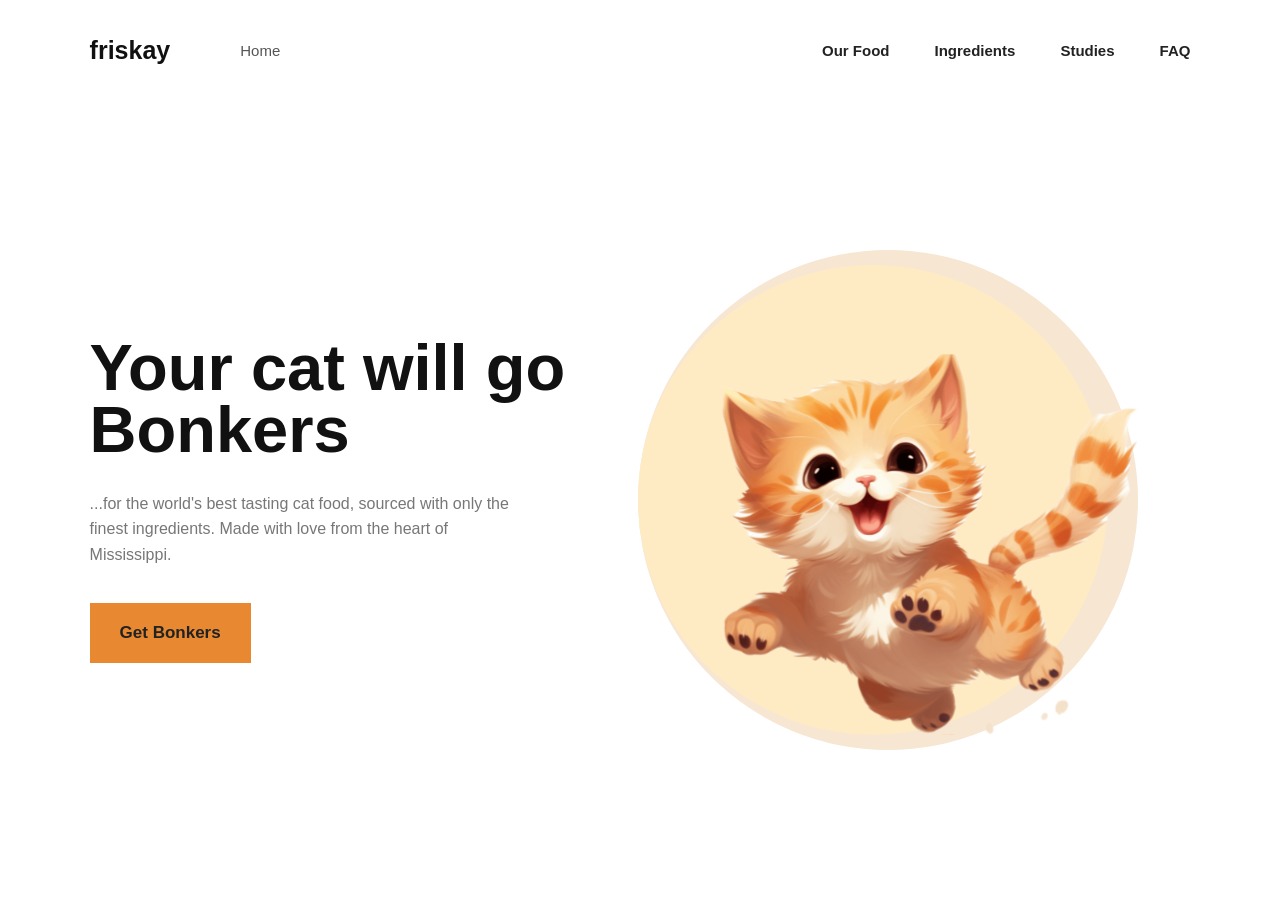
<file: index.html>
<!DOCTYPE html>
<html lang="en">
<head>
    <meta charset="UTF-8">
    <meta name="viewport" content="width=device-width, initial-scale=1.0">

    <title>Friskay - Cat Food</title>

    <link rel="stylesheet" href="style.css">
</head>

<body>

    <!-- Navigation -->
    <header>
        <nav class="navbar">

            <div class="logo">
                friskay
            </div>

            <a href="#" class="home">Home</a>

            <div class="nav-links">
                <a href="#">Our Food</a>
                <a href="#">Ingredients</a>
                <a href="#">Studies</a>
                <a href="#">FAQ</a>
            </div>

        </nav>
    </header>
    <main>

        <section class="hero">
            <div class="hero-text">

                <h1>
                    Your cat will go<br>
                    Bonkers
                </h1>

                <p>
                    ...for the world's best tasting cat food, sourced with
                    only the finest ingredients. Made with love from the
                    heart of Mississippi.
                </p>

                <button>
                    Get Bonkers
                </button>

            </div>


            <!-- Right side -->
            <div class="hero-image">

                <div class="circle"></div>

                <img src="Component 6 (1).svg" alt="Cute orange cat">

            </div>

        </section>

    </main>

</body>
</html>
</file>
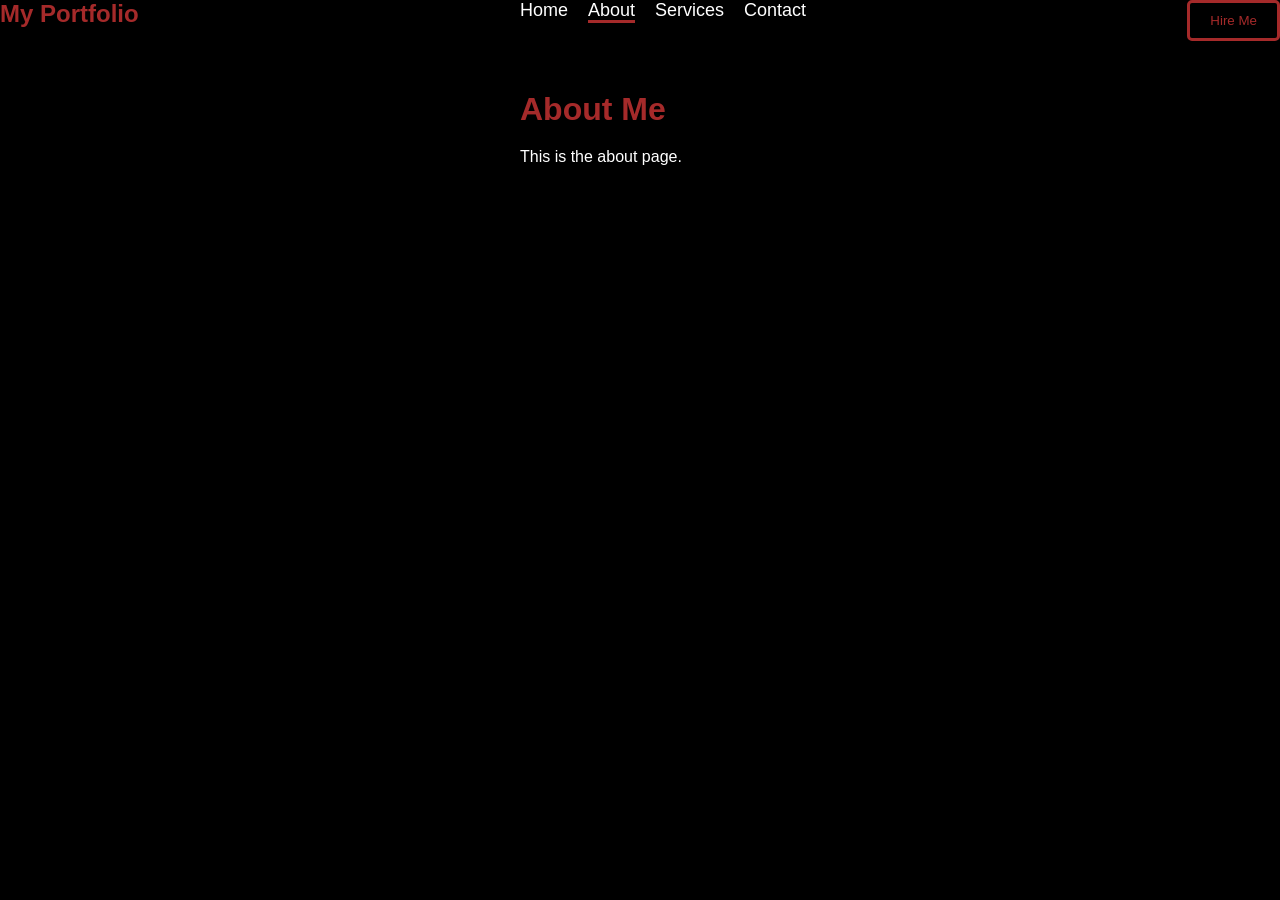
<file: figma/image/about.html>
<!DOCTYPE html>
<html lang="en">
<head>
    <meta charset="UTF-8">
    <meta name="viewport" content="width=device-width, initial-scale=1.0">
    <title>Document</title>
    <link rel="stylesheet" href="about.css">
    
</head>
<body>
    <nav>
        <h2>My Portfolio</h2>
        <ul>
            <li><a href="fig.html">Home</a></li>
            <li><a href="about.html" class="active">About</a></li>
            <li><a href="services.html">Services</a></li>
            <li><a href="contact.html">Contact</a></li>
        </ul>
        <button>Hire Me</button>
    </nav>
    <h1>About Me</h1>
    <p>This is the about page.</p>  
</body>
</html>
</file>
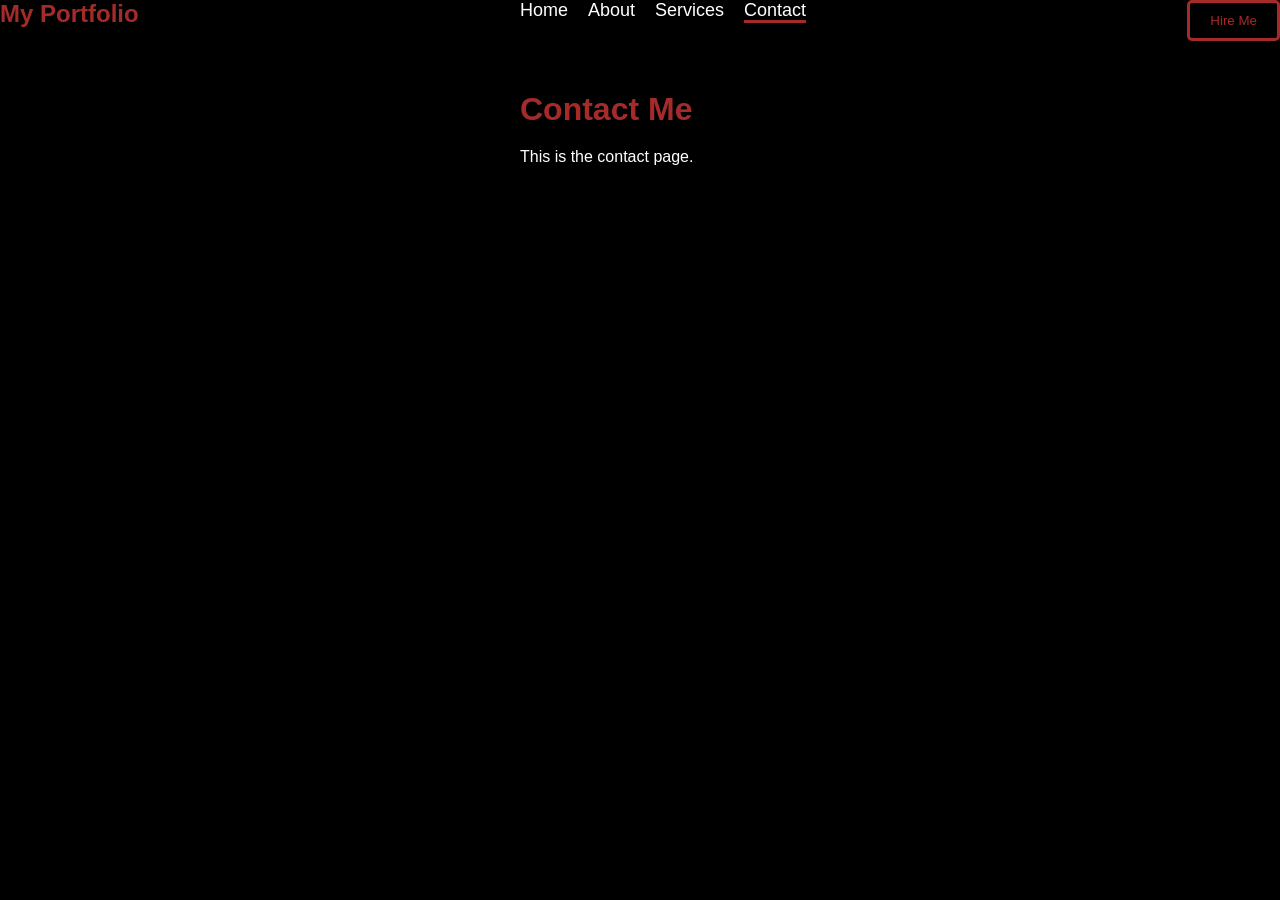
<file: figma/image/contact.html>
<!DOCTYPE html>
<html lang="en">
<head>
    <meta charset="UTF-8">
    <meta name="viewport" content="width=device-width, initial-scale=1.0">
    <title>Document</title>
    <link rel="stylesheet" href="about.css">
</head>
<body>
    <nav>
        <h2>My Portfolio</h2>
        <ul>
            <li><a href="fig.html">Home</a></li>
            <li><a href="about.html">About</a></li>
            <li><a href="services.html">Services</a></li>
            <li><a href="contact.html" class="active">Contact</a></li>
        </ul>
        <button>Hire Me</button>
    </nav>
    <h1>Contact Me</h1>
    <p>This is the contact page.</p>
</body>
</html>
</file>
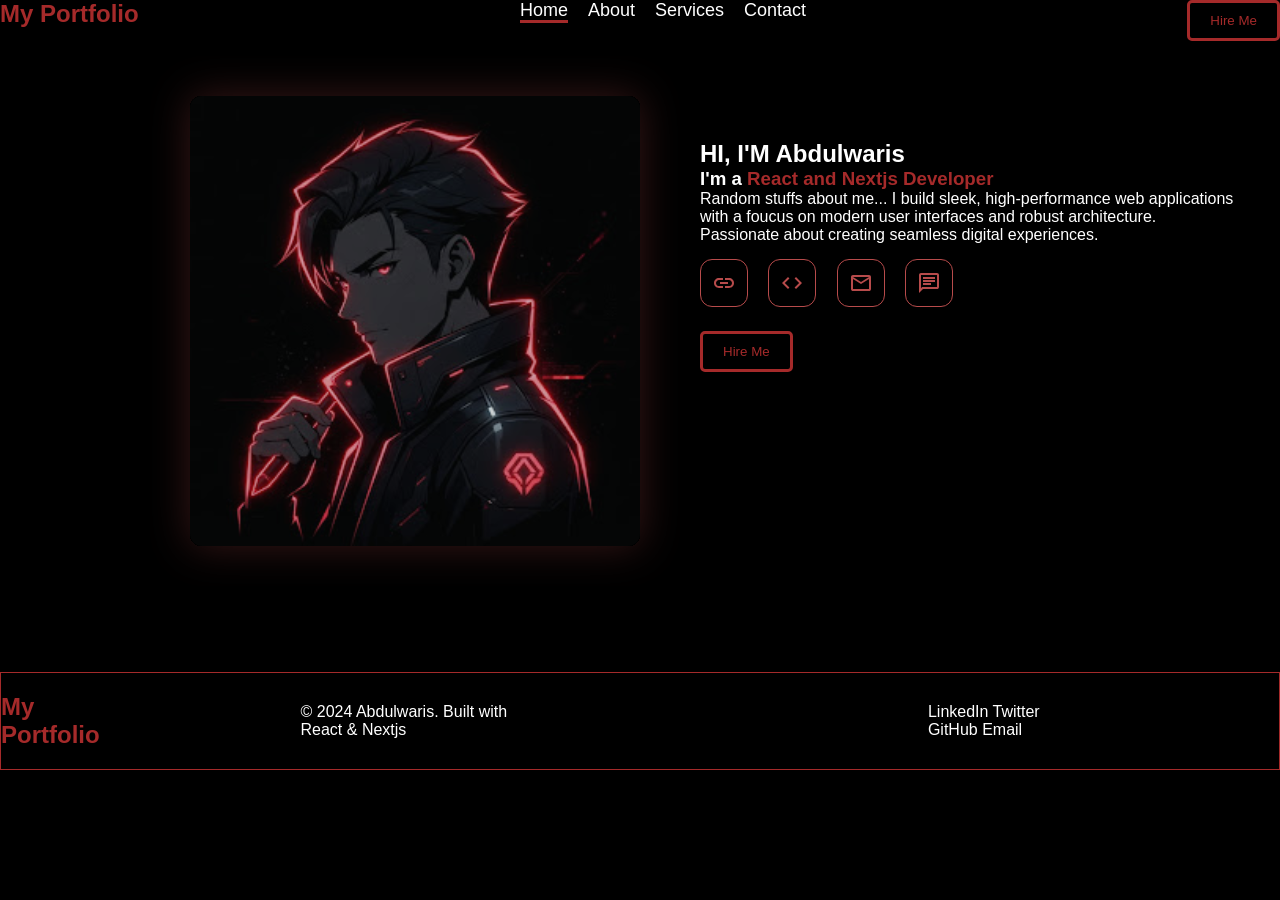
<file: figma/image/fig.html>
<!DOCTYPE html>
<html lang="en">
<head>
    <meta charset="UTF-8">
    <meta name="viewport" content="width=device-width, initial-scale=1.0">
    <title>Document</title>
    <link rel="stylesheet" href="style.css">
</head>
<body>
    <nav>
        <h2>My Portfolio</h2>
        <ul>
            <li><a href="fig.html" class="active">Home</a></li>
            <li><a href="about.html">About</a></li>
            <li><a href="services.html">Services</a></li>
            <li><a href="contact.html">Contact</a></li>
        </ul>
        <button>Hire Me</button>
    </nav>
    <div class="container">
    <div class="image"> <img src="Shadow.svg" alt="shadow"></div>

    <div class="author">
    <h2>HI, I'M Abdulwaris</h2> 
    <h3>I'm a <span>React and Nextjs Developer</span></h3>
    <p>Random stuffs about me...  I build sleek, high-performance web applications <br> with a foucus
        on modern user interfaces and robust architecture. <br> Passionate about creating seamless 
        digital experiences.
    </p>
    </div> 
      
    <div class="links">
        <img src="./icon/Link - Social Icons.svg" alt="">
        <img src="./icon/Link_margin (1).svg" alt="">
        <img src="./icon/Link_margin (2).svg" alt="">
        <img src="./icon/Link_margin.svg" alt="">
    </div>    
    
     <button class="btn">Hire Me</button>
    
     </div>
   
     <footer>
        <h2>My Portfolio</h2>
        <p>&copy; 2024 Abdulwaris. Built with React & Nextjs</p>
        <p>LinkedIn Twitter GitHub Email</p>
    </footer>
    
</body>
</html>
</file>
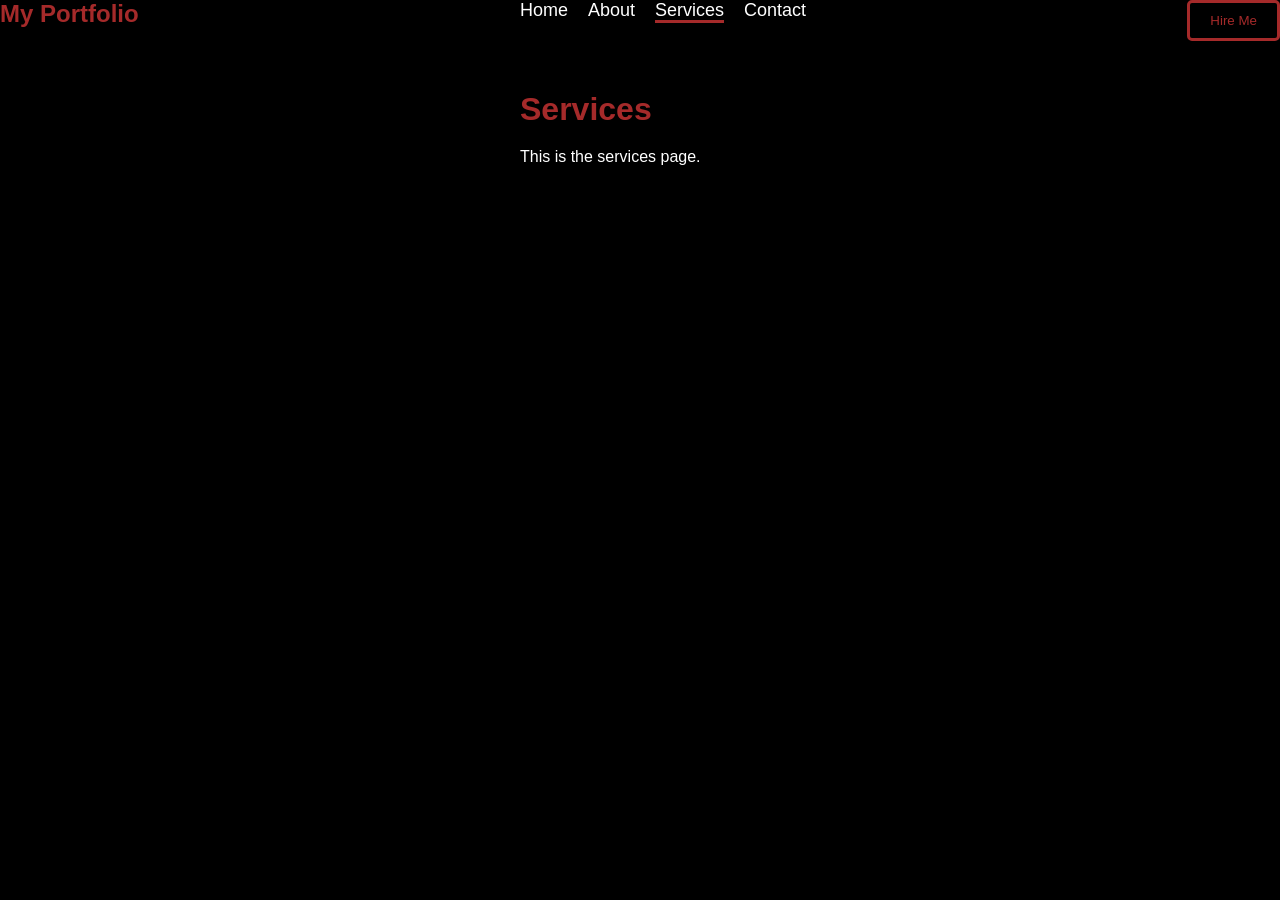
<file: figma/image/services.html>
<!DOCTYPE html>
<html lang="en">
<head>
    <meta charset="UTF-8">
    <meta name="viewport" content="width=device-width, initial-scale=1.0">
    <title>Document</title>
    <link rel="stylesheet" href="about.css">
</head>
<body>
    <nav>
        <h2>My Portfolio</h2>
        <ul>
            <li><a href="fig.html">Home</a></li>
            <li><a href="about.html" >About</a></li>
            <li><a href="services.html" class="active">Services</a></li>
            <li><a href="contact.html">Contact</a></li>
        </ul>
        <button>Hire Me</button>
    </nav>
    <h1>Services</h1>
    <p>This is the services page.</p>
</body>
</html>
</file>
<file: style.css>
* {
    margin: 0;
    padding: 0;
    box-sizing: border-box;
}

body {
    font-family: Arial, Helvetica, sans-serif;
    background-color: #fff;
    color: #111;
}




.navbar {
    height: 100px;

    display: flex;
    align-items: center;

    padding: 0 7%;

    gap: 70px;
}

.logo {
    font-size: 25px;
    font-weight: bold;
}

.home {
    text-decoration: none;
    color: #555;
    font-size: 15px;
}

.nav-links {
    margin-left: auto;

    display: flex;
    gap: 45px;
}

.nav-links a {
    text-decoration: none;
    color: #222;
    font-size: 15px;
    font-weight: 600;
}


.home:hover {
    color: #d87925;
}


.hero {
    min-height: calc(100vh - 100px);

    display: flex;
    align-items: center;

    padding: 50px 7%;
}




.hero-text {
    width: 45%;
}

.hero-text h1 {
    font-size: 65px;
    line-height: 0.95;

    margin-bottom: 30px;

    font-weight: 800;
}

.hero-text p {
    width: 430px;

    font-size: 16px;
    line-height: 1.6;

    color: #777;

    margin-bottom: 35px;
}

.hero-text button {
    border: none;

    background-color: #e88932;
    color: #222;

    padding: 20px 30px;

    font-size: 17px;
    font-weight: bold;

    cursor: pointer;
}

.hero-text button:hover {
    background-color: #d8731e;
}




.hero-image {
    width: 55%;
    height: 550px;

    position: relative;

    display: flex;
    justify-content: center;
    align-items: center;
}

.circle {
    width: 500px;
    height: 500px;

    background-color: #f7e6d2;

    border-radius: 50%;

    position: absolute;
}

.hero-image img {
    width: 500px;

    position: relative;
    z-index: 2;

    object-fit: contain;
}
</file>
<file: figma/image/about.css>
*{
    margin: 0;
    padding: 0;
    box-sizing: border-box;
}
body{
    font-family: 'Poppins', sans-serif;
    background-color:black ;
    justify-content: center;
    align-items: center;

}
nav{
    display: flex;
    justify-content: space-between;
}
nav h2{
    color: brown;
}
nav ul{
    display: flex;
    list-style: none;
}
nav ul li{
    margin: 0 10px;
    
}
nav ul li a{
    text-decoration: none;
    color:white;
    font-size: 18px;
    transition: 0.2s;
}
nav ul li a:hover{
    list-style: 5px;
    color: brown;
}
button{
    padding: 10px 20px;
    background-color: black;
    color: brown;
    border: 3px solid brown;
    border-radius: 5px;
    cursor: pointer;
}
h1{
    color: brown;
    margin-left: 520px;
    margin-top: 50px;
}
p{
    color: white;
    margin-left: 520px;
    margin-top: 20px;
}

nav ul li a.active {
    border-bottom: 3px solid brown;
}
</file>
<file: figma/image/style.css>
*{
    margin: 0;
    padding: 0;
    box-sizing: border-box;
}
body{
    font-family: 'Poppins', sans-serif;
    background-color:black ;
    justify-content: center;
    align-items: center;

}
nav{
    display: flex;
    justify-content: space-between;
}
nav h2{
    color: brown;
}
nav ul{
    display: flex;
    list-style: none;
}
nav ul li{
    margin: 0 10px;
    
}
nav ul li a{
    text-decoration: none;
    color:white;
    font-size: 18px;
    transition: 0.2s;
}
nav ul li a:hover{
    list-style: 5px;
    color: brown;
}
button{
    padding: 10px 20px;
    background-color: black;
    color: brown;
    border: 3px solid brown;
    border-radius: 5px;
    cursor: pointer;
}
span{
    color: brown;
}
.image img{
    margin-left: 150px;
    margin-top: 15px;
}
.author{
    margin-left: 700px;
    margin-top: -450px;
    color: white;

}
.links{
    color: white;
    margin-top: 15px;
    margin-left: 700px;
}
.btn{
    margin-top: 20px;
    margin-left: 700px;
}
footer{
    display: flex;
    background-color: black;
    color: brown;
    padding: 20px 0;
    margin-top: 300px;
    border: 1px solid brown;
    gap: 200px;
}
footer p{
    margin-top: 10px;
    color: white;
    margin-right: 200px;

}

nav ul li a.active {
    border-bottom: 3px solid brown;
}
</file>
